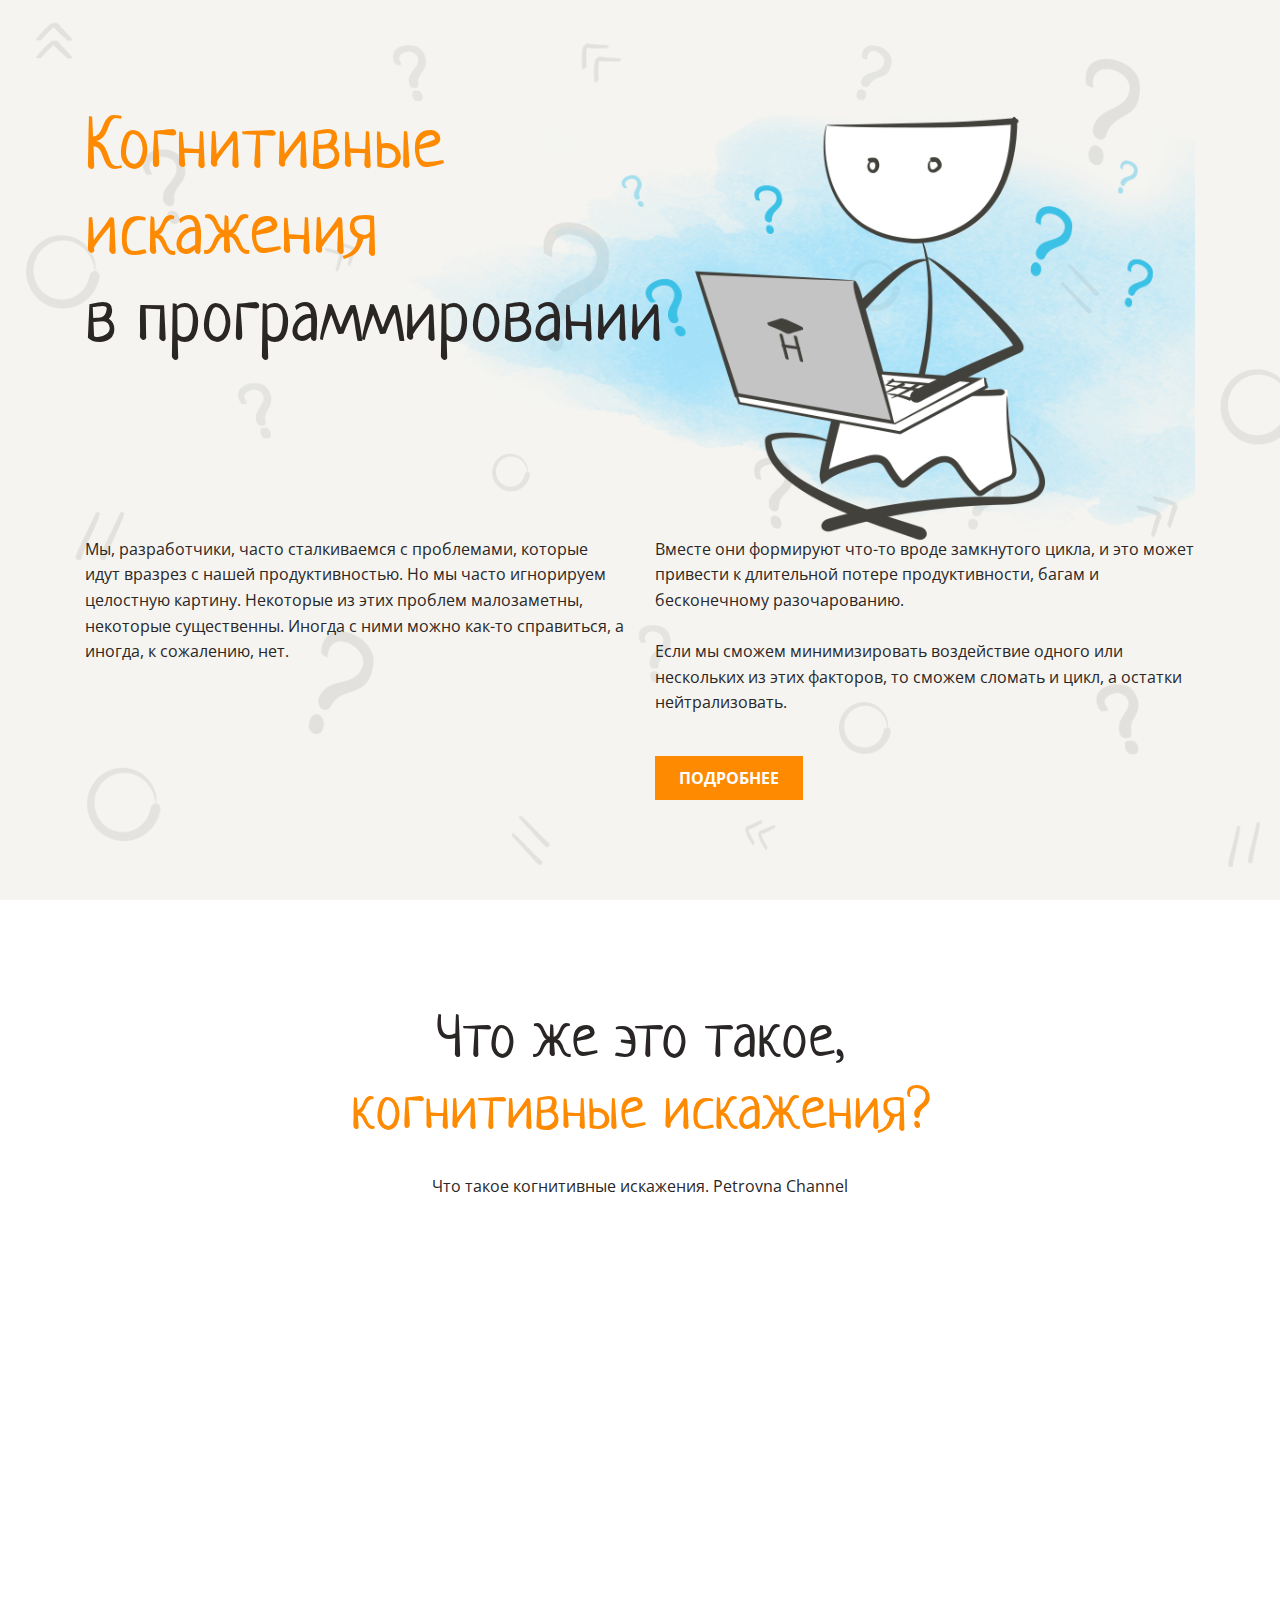
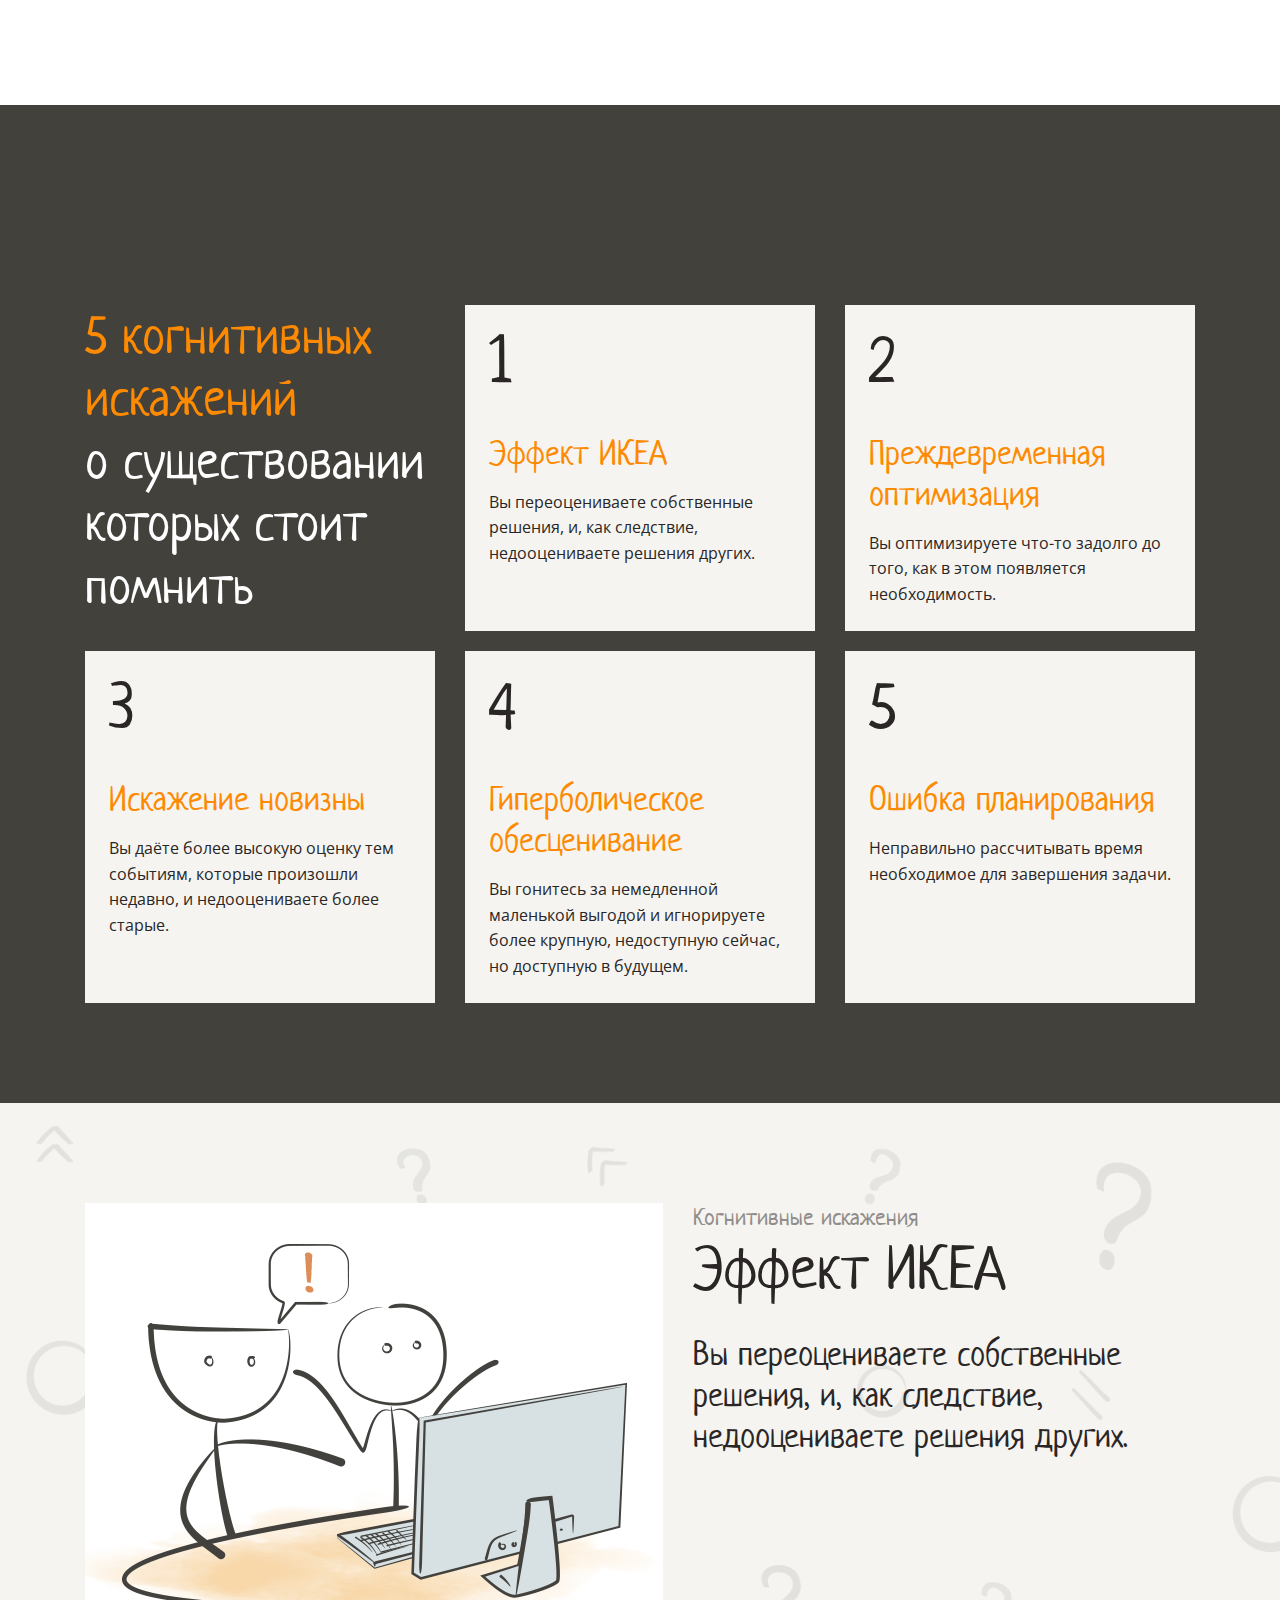
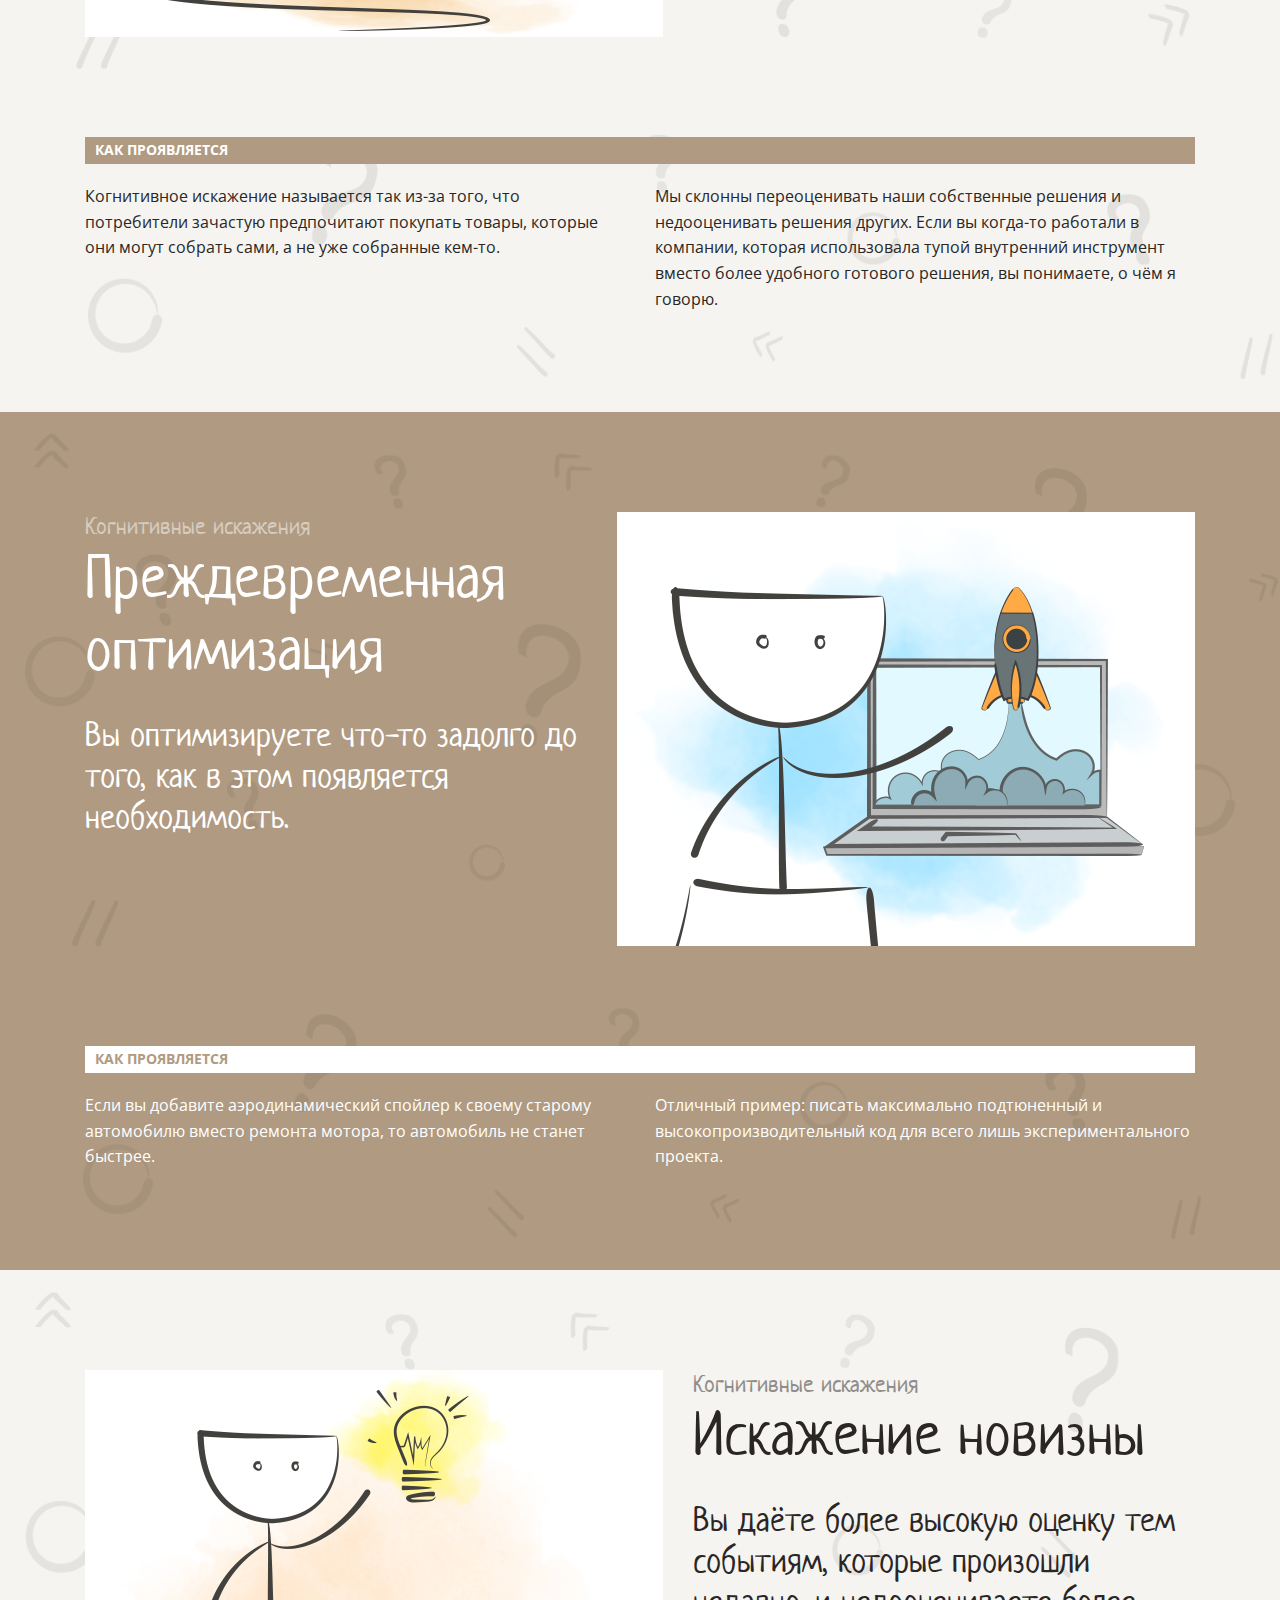
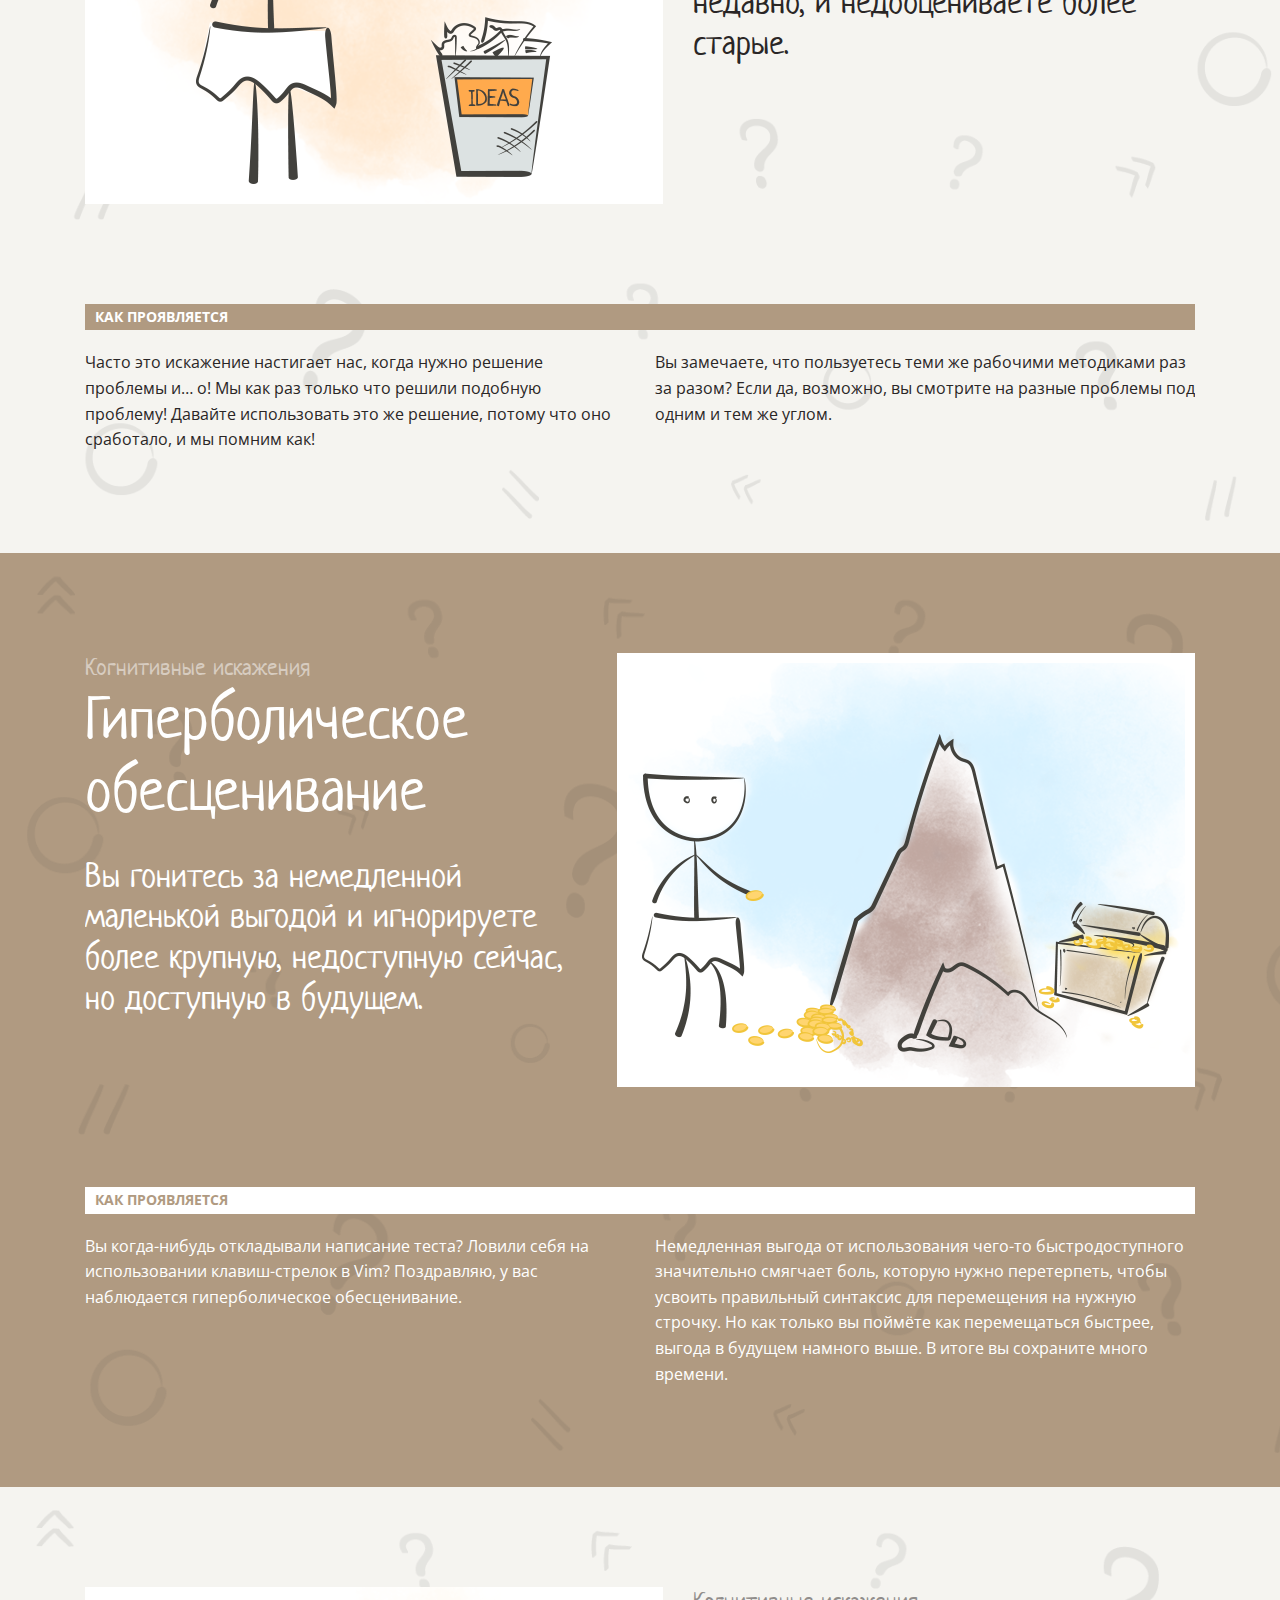
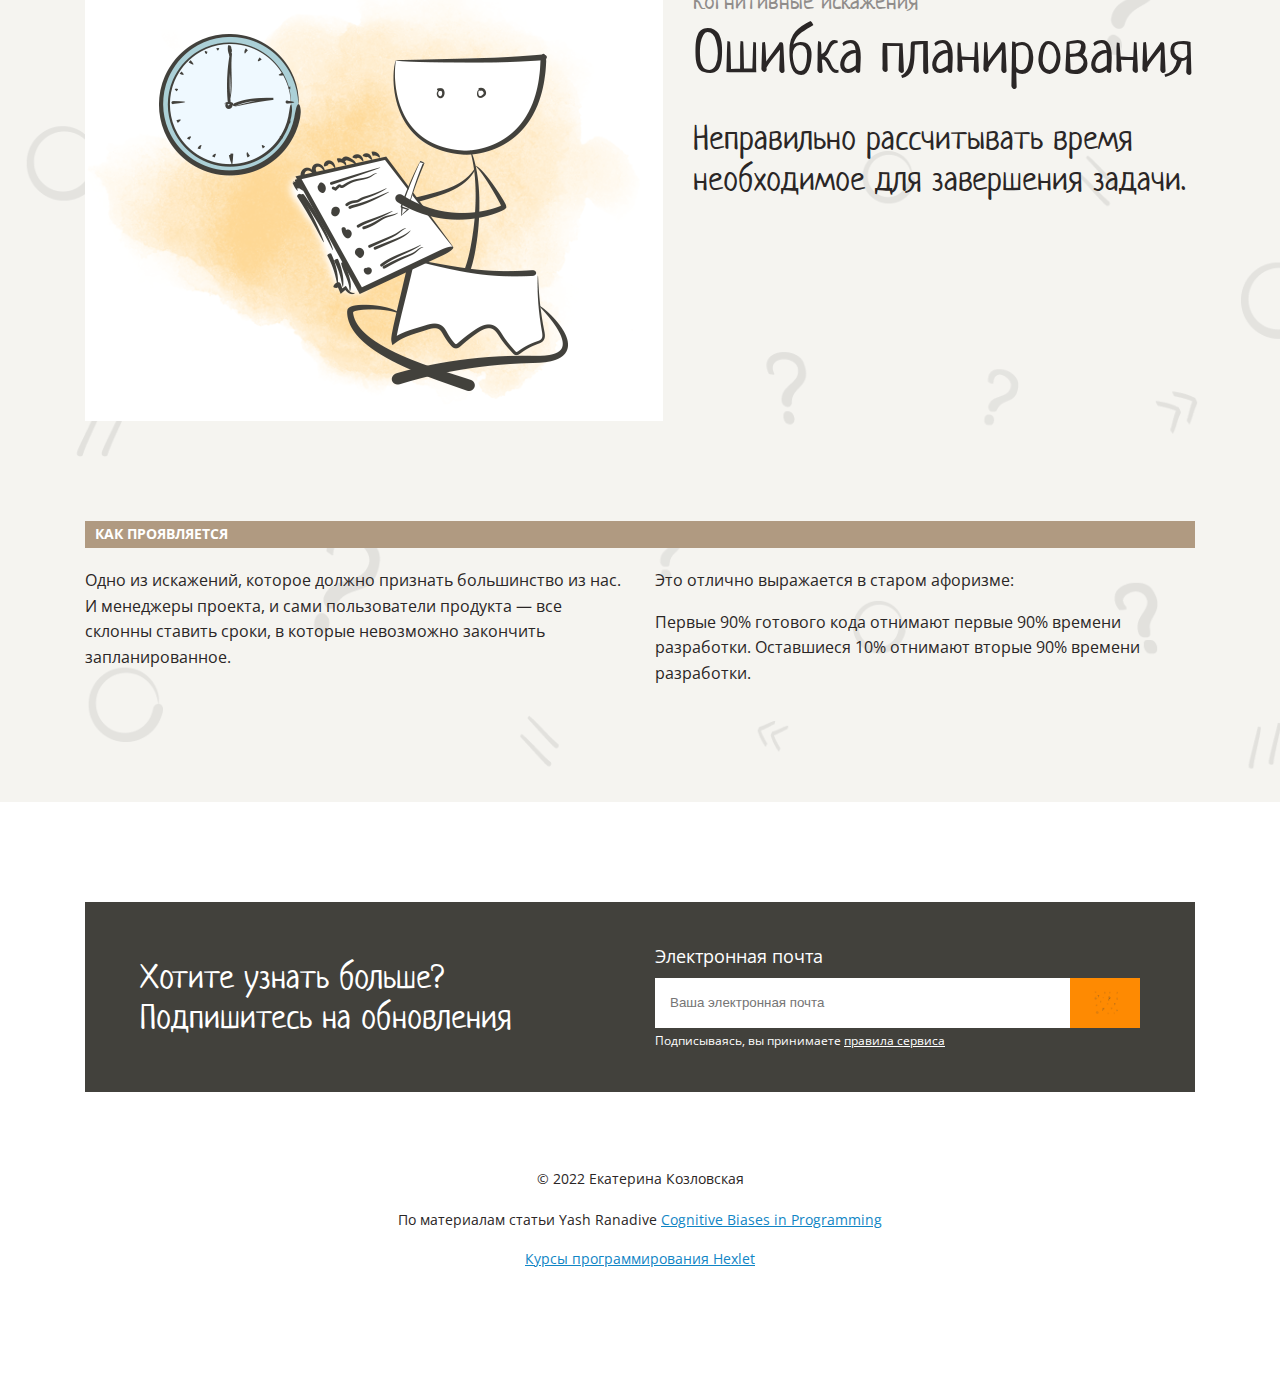
<file: src/index.html>
<!DOCTYPE html>
<html lang="ru">
  <head>
    <meta charset="UTF-8" />
    <meta name="viewport" content="width=device-width, initial-scale=1.0" />
    <meta http-equiv="X-UA-Compatible" content="ie=edge" />
    <title>Когнитивное искажение от shakDeka</title>

    <link rel="preconnect" href="https://fonts.gstatic.com" />
    <link
      href="https://fonts.googleapis.com/css2?family=Neucha&family=Open+Sans&display=swap"
      rel="stylesheet"
    />
    <link rel="stylesheet" href="styles/style.css" />
  </head>
  <body>
    <!-- HEADER -->
    <header class="bg">
      <div class="container">
        <h1>
          Когнитивные <br />искажения <br />
          <span class="dark">в программировании</span>
        </h1>
          <img
          class="header-img"
          src="styles/images/main.png"
          alt="Когнитивные искажения в программировании"
          height="525"
        />
        <div class="text-col">
          <div class="text-block">
            <p>
              Мы, разработчики, часто сталкиваемся с проблемами, которые идут
              вразрез с нашей продуктивностью. Но мы часто игнорируем целостную
              картину. Некоторые из этих проблем малозаметны, некоторые
              существенны. Иногда с ними можно как-то справиться, а иногда, к
              сожалению, нет.
            </p>
          </div>
          <div class="text-block">
            <p>
              Вместе они формируют что-то вроде замкнутого цикла, и это может
              привести к длительной потере продуктивности, багам и бесконечному
              разочарованию. <br /><br />
              Если мы сможем минимизировать воздействие одного или нескольких из
              этих факторов, то сможем сломать и цикл, а остатки нейтрализовать.
            </p>
            <a class="btn nav" href="#navigation">Подробнее</a>
          </div>
        </div>
      </div>
    </header>
    <main>
      <!-- VIDEO -->
      <section class="section-video">
        <div class="container">
          <h2>
            <span class="dark">Что же это такое, </span><br />
            когнитивные искажения?
          </h2>
          <p>Что такое когнитивные искажения. Petrovna Channel</p>
          <iframe
            class="video"
            width="919"
            height="569"
            src="https://www.youtube.com/embed/jie9AizBqss"
            allowfullscreen
          ></iframe>
        </div>
      </section>
      <!-- NAVIGATION -->
      <section id="navigation">
        <div class="container">
          <div class="card-heading">
            <h2>
              5 когнитивных искажений <br />
              <span class="white">о существовании которых стоит помнить</span>
            </h2>
          </div>
          <a class="card" href="#ikea-effect">
            <span class="number">1</span>
            <h3>Эффект ИКЕА</h3>
            <p>
              Вы переоцениваете собственные решения, и, как следствие,
              недооцениваете решения других.
            </p>
          </a>
          <a class="card" href="#premature-optimization">
            <span class="number">2</span>
            <h3>Преждевременная оптимизация</h3>
            <p>
              Вы оптимизируете что-то задолго до того, как в этом появляется
              необходимость.
            </p>
          </a>
          <a class="card" href="#distortion-of-novelty">
            <span class="number">3</span>
            <h3>Искажение новизны</h3>
            <p>
              Вы даёте более высокую оценку тем событиям, которые произошли
              недавно, и недооцениваете более старые.
            </p>
          </a>
          <a class="card" href="#hyperbolic-depreciation">
            <span class="number">4</span>
            <h3>Гиперболическое обесценивание</h3>
            <p>
              Вы гонитесь за немедленной маленькой выгодой и игнорируете более
              крупную, недоступную сейчас, но доступную в будущем.
            </p>
          </a>
          <a class="card" href="#errors-in-planning">
            <span class="number">5</span>
            <h3>Ошибка планирования</h3>
            <p>
              Неправильно рассчитывать время необходимое для завершения задачи.
            </p>
          </a>
        </div>
      </section>
      <!-- IKEA EFFECT -->
      <section id="ikea-effect" class="bg bg-light">
        <div class="container bias">
          <div class="top-block">
            <img class="bias-img img-left" src="styles/images/1.png" alt="Когнитивные искажения. Эффект ИКЕА">
            <div>
              <p class="subtitle">Когнитивные искажения</p>
              <h2 class="dark">Эффект ИКЕА</h2>
              <p class="subtext">Вы переоцениваете собственные решения, и, как следствие, недооцениваете решения других.</p>
            </div>
          </div>
          <div class="how-work">
            <div class="header">
              <h4>Как проявляется</h4>
            </div>
            <div class="text-col">
              <div class="text-block">
                <p>Когнитивное искажение называется так из-за того, что потребители зачастую предпочитают покупать товары, которые они могут собрать сами, а не уже собранные кем-то.</p>
              </div>
              <div class="text-block">
                <p>Мы склонны переоценивать наши собственные решения и недооценивать решения других. Если вы когда-то работали в компании, которая использовала тупой внутренний инструмент вместо более удобного готового решения, вы понимаете, о чём я говорю.</p>
              </div>
            </div>
          </div>
        </div>
      </section>
      <!-- PREMATURE OPTIMIZATION -->
      <section id="premature-optimization" class="bg bg-dark">
        <div class="container bias">
          <div class="top-block">
            <div>
              <p class="subtitle">Когнитивные искажения</p>
              <h2 class="white">Преждевременная оптимизация</h2>
              <p class="subtext">Вы оптимизируете что-то задолго до того, как в этом появляется необходимость.</p>
            </div>
            <img class="bias-img img-right" src="styles/images/2.png" alt="Когнитивные искажения.">
          </div>
          <div class="how-work">
            <div class="header">
              <h4>Как проявляется</h4>
            </div>
            <div class="text-col">
              <div class="text-block">
                <p>Если вы добавите аэродинамический спойлер к своему старому автомобилю вместо ремонта мотора, то автомобиль не станет быстрее.</p>
              </div>
              <div class="text-block">
                <p>Отличный пример: писать максимально подтюненный и высокопроизводительный код для всего лишь экспериментального проекта.</p>
              </div>
            </div>
          </div>
        </div>
      </section>
      <!-- DISTORTION OF NOVELTY -->
      <section id="distortion-of-novelty" class="bg bg-light">
        <div class="container bias">
          <div class="top-block">
            <img class="bias-img img-left" src="styles/images/3.png" alt="Когнитивные искажения.">
            <div>
              <p class="subtitle">Когнитивные искажения</p>
              <h2 class="dark">Искажение новизны</h2>
              <p class="subtext">Вы даёте более высокую оценку тем событиям, которые произошли недавно, и недооцениваете более старые.</p>
            </div>
          </div>
          <div class="how-work">
            <div class="header">
              <h4>Как проявляется</h4>
            </div>
            <div class="text-col">
              <div class="text-block">
                <p>Часто это искажение настигает нас, когда нужно решение проблемы и… о! Мы как раз только что решили подобную проблему! Давайте использовать это же решение, потому что оно сработало, и мы помним как!</p>
              </div>
              <div class="text-block">
                <p>Вы замечаете, что пользуетесь теми же рабочими методиками раз за разом? Если да, возможно, вы смотрите на разные проблемы под одним и тем же углом.</p>
              </div>
            </div>
          </div>
        </div>
      </section>
      <!-- HYPERBOLIC DEPRECIATION -->
      <section id="hyperbolic-depreciation" class="bg bg-dark">
        <div class="container bias">
          <div class="top-block">
            <div>
              <p class="subtitle">Когнитивные искажения</p>
              <h2 class="white">Гиперболическое обесценивание</h2>
              <p class="subtext">Вы гонитесь за немедленной маленькой выгодой и игнорируете более крупную, недоступную сейчас, но доступную в будущем.</p>
            </div>
            <img class="bias-img img-right" src="styles/images/4.png" alt="Когнитивные искажения.">
          </div>
          <div class="how-work">
            <div class="header">
              <h4>Как проявляется</h4>
            </div>
            <div class="text-col">
              <div class="text-block">
                <p>Вы когда-нибудь откладывали написание теста? Ловили себя на использовании клавиш-стрелок в Vim? Поздравляю, у вас наблюдается гиперболическое обесценивание.</p>
              </div>
              <div class="text-block">
                <p>Немедленная выгода от использования чего-то быстродоступного значительно смягчает боль, которую нужно перетерпеть, чтобы усвоить правильный синтаксис для перемещения на нужную строчку. Но как только вы поймёте как перемещаться быстрее, выгода в будущем намного выше. В итоге вы сохраните много времени.</p>
              </div>
            </div>
          </div>
        </div>
      </section>
      <!-- ERRORS OF PLANNING -->
      <section id="errors-in-planning" class="bg bg-light">
        <div class="container bias">
          <div class="top-block">
            <img class="bias-img img-left" src="styles/images/5.png" alt="Когнитивные искажения.">
            <div>
              <p class="subtitle">Когнитивные искажения</p>
              <h2 class="dark">Ошибка планирования</h2>
              <p class="subtext">Неправильно рассчитывать время необходимое для завершения задачи.</p>
            </div>
          </div>
          <div class="how-work">
            <div class="header">
              <h4>Как проявляется</h4>
            </div>
            <div class="text-col">
              <div class="text-block">
                <p>Одно из искажений, которое должно признать большинство из нас. И менеджеры проекта, и сами пользователи продукта — все склонны ставить сроки, в которые невозможно закончить запланированное.</p>
              </div>
              <div class="text-block">
                <p>Это отлично выражается в старом афоризме:</p>
                <p class="quot">Первые 90% готового кода отнимают первые 90% времени разработки. Оставшиеся 10% отнимают вторые 90% времени разработки.</p>
              </div>
            </div>
          </div>
        </div>
      </section>
    </main>
    <!-- FOOTER -->
    <footer>
      <div class="container">
        <div class="subscription-box">
          <p class="subtext">Хотите узнать больше? <br />Подпишитесь на обновления</p>
          <div class="form-block">
            <p class="title">Электронная почта</p>
            <form class="subscription-form" method="GET" action="#">
              <input type="email" placeholder="Ваша электронная почта">
              <button class="btn" type="submit"></button>
            </form>
            <p class="terms">Подписываясь, вы принимаете <a href="#">правила сервиса</a></p>
          </div>
        </div>
        <div class="copyright">
          <p> © 2022 Екатерина Козловская</p>
          <p>По материалам статьи Yash Ranadive <a href="https://medium.com/hackernoon/cognitive-biases-in-programming-5e937707c27b" target="_blank">Cognitive Biases in Programming</a></p>
          <a href="https://ru.hexlet.io" target="_blank">Курсы программирования Hexlet</a>
        </div>
      </div>
    </footer>
  </body>
</html>
</file>
<file: src/styles/style.css>
/** CSS STYLE **/

:root {
  /** colors **/
  --white: #fff;
  --transparent-white: #d7ccc0;
  --text: #2a2626;
  --bg-light: #f5f4f0;
  --bg-dark: #b09a81;
  --primary: #fe8a02;
  --primary-hover: #ea7600;
  --primary-dark: #42413c;
  --secondary-dark: #908d8b;
  --blue: #1085c5;

  /** fonts **/
  --main-font: "Open Sans";
  --heading-font: "Neucha";
  --font-size: 16px;
  --font-line-height: 1.6em;
  --font-color: #2a2626;

  /** headings **/
  --h-line-height: 1.2em;
  --h1-size: 72px;
  --h2-size: 60px;
  --h3-size: 34px;

  /** sections **/
  --max-content-width: 1110px;
}

/* RESET */

a {
  color: inherit;
  text-decoration: none;
}

h1,
h2,
h3,
h4,
p {
  margin: 0;
  padding: 0;

  font-weight: inherit;
  font-size: inherit;
}

input,
button {
  padding: 0;

  border: none;
}

/* ELEMENTS */

body {
  margin: 0;
  padding: 0;
  overflow-x: hidden;

  color: var(--text);
  font-weight: 400;
  font-size: var(--font-size);
  font-family: var(--main-font);
}

.bg {
  position: relative;
}

.bg::before {
  position: absolute;

  width: 100%;
  height: 100%;

  background-image: url("images/background.png");
  background-repeat: no-repeat;
  background-size: cover;
  opacity: 0.1;

  content: "";
}

.container {
  position: relative;

  display: flex;
  flex-direction: column;
  box-sizing: border-box;
  max-width: var(--max-content-width);
  margin: 0 auto;
  padding: 100px 0;

  overflow: hidden;
}

h1,
h2,
h3 {
  z-index: 1;

  color: var(--primary);
  font-family: var(--heading-font);
  line-height: var(--h-line-height);
}

.dark {
  color: var(--text);
}

.white {
  color: var(--white);
}

h1 {
  font-size: var(--h1-size);
}

h2 {
  font-size: var(--h2-size);
}

h3 {
  font-size: var(--h3-size);
}

.text-col {
  display: flex;
}

.text-block {
  flex-basis: 50%;
}

.text-block:nth-child(1) {
  margin-right: 30px;
}

p {
  line-height: var(--font-line-height);
}

.text-block .quot {
  margin: 1em 0;
}

.btn {
  display: inline-block;
  padding: 11px 24px;

  color: var(--white);
  font-weight: 700;
  text-transform: uppercase;
  text-decoration: none;

  background-color: var(--primary);
  cursor: pointer;
}

.btn:hover {
  background-color: var(--primary-hover);
}

.subtext {
  font-size: 34px;
  font-family: var(--heading-font);
  line-height: var(--h-line-height);
}

/* HEADER */

header {
  background-color: var(--bg-light);
}

header .container {
  justify-content: space-between;
  height: 100vh;
  min-height: 900px;
}

.header-img {
  position: absolute;
  top: 55px;
  right: -270px;
}

header .btn.nav {
  margin-top: 40px;
}

/* VIDEO */

.section-video {
  height: 805px;

  background-color: var(--white);
}

.section-video .container {
  z-index: 1;

  align-items: center;
}

.section-video h2 {
  margin-bottom: 30px;

  text-align: center;
}

.video {
  z-index: 200;

  width: 919px;
  height: 569px;
  margin-top: 30px;

  border: none;
  filter: drop-shadow(0 16px 32px rgba(0 0 0 15%));
}

/* NAVIGATION */

#navigation {
  background-color: var(--primary-dark);
}

#navigation .container {
  flex-flow: row wrap;
  align-content: flex-start;
  padding-top: 200px;
}

[class^="card"] {
  width: 350px;
  margin-right: 30px;
}

.card-heading h2 {
  font-size: 52px;
}

.card {
  box-sizing: border-box;
  padding: 24px;

  background-color: var(--bg-light);
}

.card:hover {
  color: var(--white);

  background-color: var(--primary);
}

.card:nth-child(3n) {
  margin-right: 0;
}

.card:nth-child(n+4) {
  margin-top: 20px;
}

.number {
  display: inline-block;
  margin-bottom: 40px;

  font-size: 64px;
  font-family: var(--heading-font);
  line-height: 1;
}

.card h3 {
  margin-bottom: 16px;
}

.card:hover > h3 {
  color: var(--white);
}

/* MAIN SECTIONS */

.bg-light {
  background-color: var(--bg-light);
}

.bg-dark {
  color: var(--white);

  background-color: var(--bg-dark);
}

.top-block {
  display: flex;
}

.bias-img {
  flex-shrink: 0;

  filter: drop-shadow(0 16px 32px rgba(0 0 0 15%));
}

.bias-img.img-left {
  margin-right: 30px;
}

.bias-img.img-right {
  margin-left: 30px;
}

.subtitle {
  font-size: 24px;
  font-family: var(--heading-font);
  line-height: var(--h-line-height);
}

.bg-light .subtitle {
  color: var(--secondary-dark);
}

.bg-dark .subtitle {
  color: var(--transparent-white);
}

.bias .subtext {
  margin-top: 30px;
}

.how-work {
  margin-top: 100px;
}

.header {
  box-sizing: border-box;
  padding: 5px 10px;
}

.bg-light .header {
  color: var(--white);

  background-color: var(--bg-dark);
}

.bg-dark .header {
  color: var(--bg-dark);

  background-color: var(--white);
}

.header h4 {
  font-weight: 700;
  font-size: 14px;
  line-height: var(--h-line-height);
  text-transform: uppercase;
}

.how-work .text-col {
  margin-top: 20px;
}

ul + p {
  margin: 20px 0 18px;
}

/* FOOTER */

.subscription-box {
  display: flex;
  align-items: center;
  justify-content: space-between;
  height: 190px;
  padding: 0 55px;

  color: var(--white);

  background-color: var(--primary-dark);
}

.form-block {
  box-sizing: border-box;
  width: 50%;
  padding-left: 15px;
}

.form-block .title {
  margin-bottom: 7px;

  font-size: 18px;
}

.subscription-form {
  display: flex;
  width: 100%;
}

.subscription-form input {
  flex-grow: 2;
  height: 50px;
  padding-left: 15px;
}

.subscription-form .btn {
  width: 70px;
  height: 50px;
}

.subscription-form .btn::before {
  display: block;
  width: 24px;
  height: 24px;

  background-image: url("images/background.png");
  background-repeat: no-repeat;
  background-size: cover;

  content: "";
}

.terms {
  margin: 3px 0;

  font-size: 12px;
}

.terms a {
  text-decoration: underline;
}

.copyright {
  margin: 76px 0 16px;

  font-size: 14px;
  text-align: center;
}

.copyright p {
  margin-bottom: 18px;
}

.copyright a {
  color: var(--blue);
  text-decoration: underline;
}
</file>
